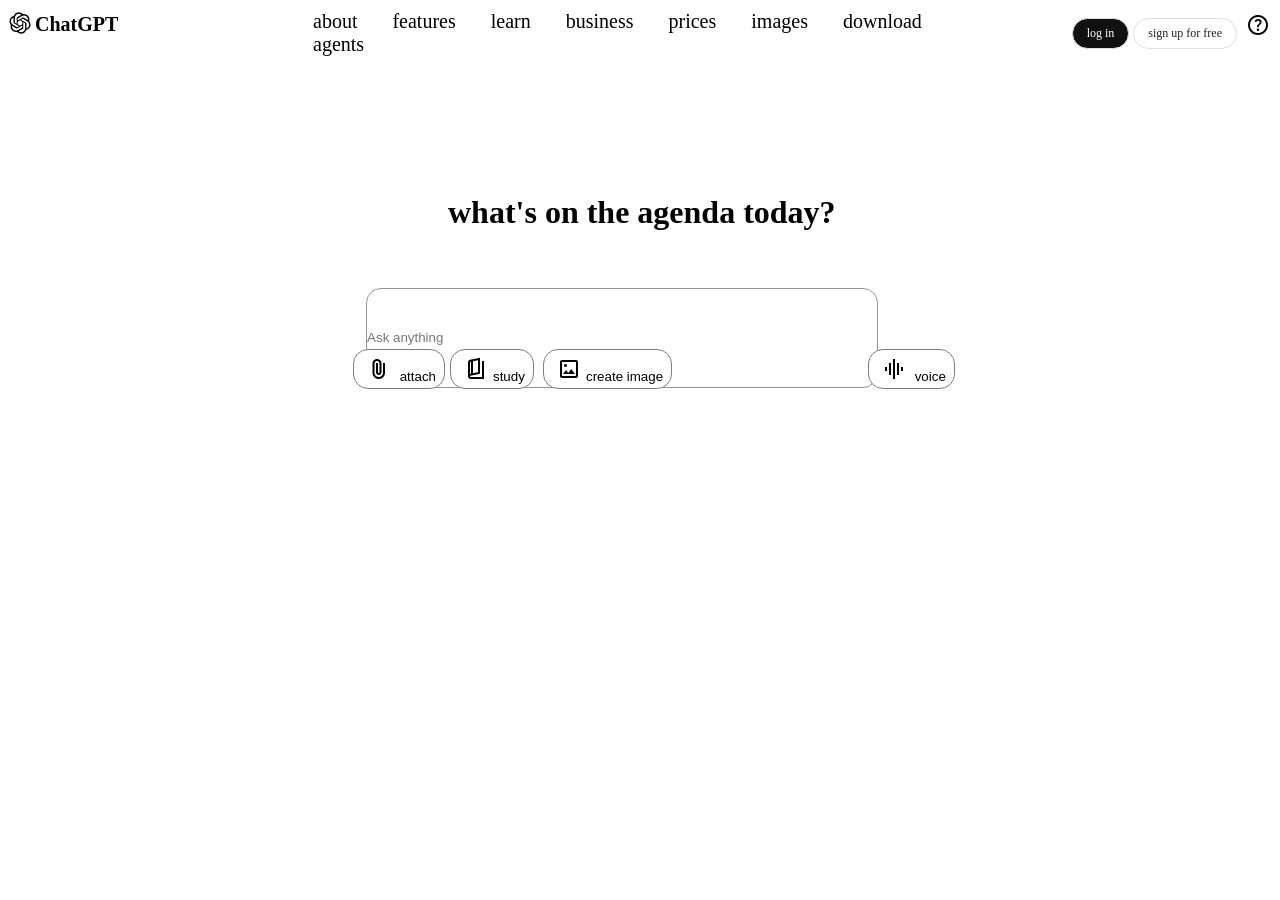
<file: index.html>
<!DOCTYPE html>
<html lang="en">

<head>
    <meta charset="UTF-8">
    <meta name="viewport" content="width=device-width, initial-scale=1.0">
    <title>main</title>

    <link rel="stylesheet" href="index.css" />
    <link rel="stylesheet"
        href="https://fonts.googleapis.com/css2?family=Material+Symbols+Outlined:opsz,wght,FILL,GRAD@24,400,0,0&icon_names=help,graphic_eq,attach_file,book_5,imagesmode" />


</head>

<body>
    <header>
        <nav id="menu">
            <ul>
                <li class="menu-li">about</li>
                <li class="menu-li">features</li>
                <li class="menu-li">learn</li>
                <li class="menu-li">business</li>
                <li class="menu-li">prices</li>
                <li class="menu-li"><a href="images.html">images</a></li>
                <li class="menu-li">download</li>
                <li class="menu-li"><a href="agent.html">agents</a></li>

            </ul>

        </nav>
        <div class="right-side">
            <button id="log-in">log in</button>
            <button id="sign-up">sign up for free</button>
            <span class="material-symbols-outlined">
                help
            </span>
        </div>
        <div id="left-side">
            <h3>ChatGPT</h3>
            <svg id="chat-icon" xmlns="http://www.w3.org/2000/svg" shape-rendering="geometricPrecision"
                text-rendering="geometricPrecision" image-rendering="optimizeQuality" fill-rule="evenodd"
                clip-rule="evenodd" viewBox="0 0 512 509.639">
                <path fill="#fff"
                    d="M115.612 0h280.775C459.974 0 512 52.026 512 115.612v278.415c0 63.587-52.026 115.613-115.613 115.613H115.612C52.026 509.64 0 457.614 0 394.027V115.612C0 52.026 52.026 0 115.612 0z" />
                <path fill-rule="nonzero"
                    d="M412.037 221.764a90.834 90.834 0 004.648-28.67 90.79 90.79 0 00-12.443-45.87c-16.37-28.496-46.738-46.089-79.605-46.089-6.466 0-12.943.683-19.264 2.04a90.765 90.765 0 00-67.881-30.515h-.576c-.059.002-.149.002-.216.002-39.807 0-75.108 25.686-87.346 63.554-25.626 5.239-47.748 21.31-60.682 44.03a91.873 91.873 0 00-12.407 46.077 91.833 91.833 0 0023.694 61.553 90.802 90.802 0 00-4.649 28.67 90.804 90.804 0 0012.442 45.87c16.369 28.504 46.74 46.087 79.61 46.087a91.81 91.81 0 0019.253-2.04 90.783 90.783 0 0067.887 30.516h.576l.234-.001c39.829 0 75.119-25.686 87.357-63.588 25.626-5.242 47.748-21.312 60.682-44.033a91.718 91.718 0 0012.383-46.035 91.83 91.83 0 00-23.693-61.553l-.004-.005zM275.102 413.161h-.094a68.146 68.146 0 01-43.611-15.8 56.936 56.936 0 002.155-1.221l72.54-41.901a11.799 11.799 0 005.962-10.251V241.651l30.661 17.704c.326.163.55.479.596.84v84.693c-.042 37.653-30.554 68.198-68.21 68.273h.001zm-146.689-62.649a68.128 68.128 0 01-9.152-34.085c0-3.904.341-7.817 1.005-11.663.539.323 1.48.897 2.155 1.285l72.54 41.901a11.832 11.832 0 0011.918-.002l88.563-51.137v35.408a1.1 1.1 0 01-.438.94l-73.33 42.339a68.43 68.43 0 01-34.11 9.12 68.359 68.359 0 01-59.15-34.11l-.001.004zm-19.083-158.36a68.044 68.044 0 0135.538-29.934c0 .625-.036 1.731-.036 2.5v83.801l-.001.07a11.79 11.79 0 005.954 10.242l88.564 51.13-30.661 17.704a1.096 1.096 0 01-1.034.093l-73.337-42.375a68.36 68.36 0 01-34.095-59.143 68.412 68.412 0 019.112-34.085l-.004-.003zm251.907 58.621l-88.563-51.137 30.661-17.697a1.097 1.097 0 011.034-.094l73.337 42.339c21.109 12.195 34.132 34.746 34.132 59.132 0 28.604-17.849 54.199-44.686 64.078v-86.308c.004-.032.004-.065.004-.096 0-4.219-2.261-8.119-5.919-10.217zm30.518-45.93c-.539-.331-1.48-.898-2.155-1.286l-72.54-41.901a11.842 11.842 0 00-5.958-1.611c-2.092 0-4.15.558-5.957 1.611l-88.564 51.137v-35.408l-.001-.061a1.1 1.1 0 01.44-.88l73.33-42.303a68.301 68.301 0 0134.108-9.129c37.704 0 68.281 30.577 68.281 68.281a68.69 68.69 0 01-.984 11.545v.005zm-191.843 63.109l-30.668-17.704a1.09 1.09 0 01-.596-.84v-84.692c.016-37.685 30.593-68.236 68.281-68.236a68.332 68.332 0 0143.689 15.804 63.09 63.09 0 00-2.155 1.222l-72.54 41.9a11.794 11.794 0 00-5.961 10.248v.068l-.05 102.23zm16.655-35.91l39.445-22.782 39.444 22.767v45.55l-39.444 22.767-39.445-22.767v-45.535z" />
            </svg>
        </div>
    </header>
    <main id="center-area">
        <h1>what's on the agenda today?</h1>
        <form>
            <div id="field-text-container">
                <label for="input-text"></label>
                <input placeholder="Ask anything" type="text" id="input-text" name="input-text">
                <button class="btn btn1"> <span class="material-symbols-outlined">
                        graphic_eq
                    </span> voice </button>
                <button class="btn btn2"><span class="material-symbols-outlined">
                        attach_file
                    </span> attach</button>
                <button class="btn btn3"> <span class="material-symbols-outlined">
                        book_5
                    </span>study</button>
                <button class="btn btn4"><span class="material-symbols-outlined">
                        imagesmode
                    </span>create image</button>
            </div>
        </form>
    </main>
</body>

</html>
</file>
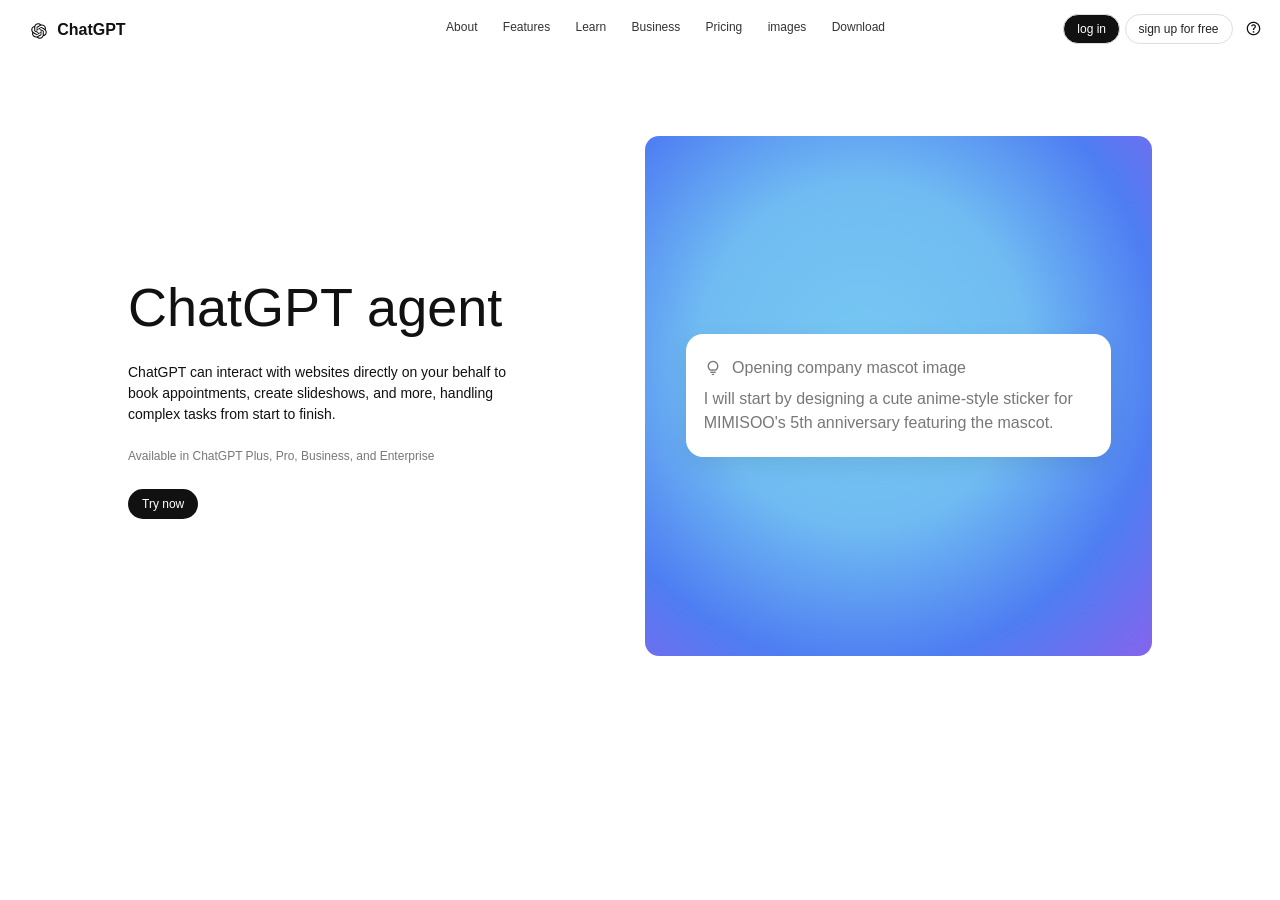
<file: agent.html>
<!DOCTYPE html>
<html lang="en">
<head>
    <meta charset="UTF-8">
    <meta name="viewport" content="width=device-width, initial-scale=1.0">
    <link rel="stylesheet" href="agent.css">
    <link rel="stylesheet"
        href="https://fonts.googleapis.com/css2?family=Material+Symbols+Outlined:opsz,wght,FILL,GRAD@24,400,0,0&icon_names=help,lightbulb" />

    <title>agent</title>
</head>
<body>
     <header>
        <nav id="menu">
            <ul>
                <li class="menu-li"><a href="#">About</a></li>
                <li class="menu-li"><a href="#">Features</a></li>
                <li class="menu-li"><a href="#">Learn</a></li>
                <li class="menu-li"><a href="#">Business</a></li>
                <li class="menu-li"><a href="#">Pricing</a></li>
                <li class="menu-li"><a href="images.html">images</a></li>
                <li class="menu-li"><a href="#">Download</a></li>
            </ul>

        </nav>
        <div class="right-side">
            <button id="log-in">log in</button>
            <button id="sign-up">sign up for free</button>
            <span class="material-symbols-outlined">
                help
            </span>
        </div>
        <div id="left-side">
            <h3>ChatGPT</h3>
            <svg id="chat-icon" xmlns="http://www.w3.org/2000/svg" shape-rendering="geometricPrecision"
                text-rendering="geometricPrecision" image-rendering="optimizeQuality" fill-rule="evenodd"
                clip-rule="evenodd" viewBox="0 0 512 509.639">
                <path fill="#fff"
                    d="M115.612 0h280.775C459.974 0 512 52.026 512 115.612v278.415c0 63.587-52.026 115.613-115.613 115.613H115.612C52.026 509.64 0 457.614 0 394.027V115.612C0 52.026 52.026 0 115.612 0z" />
                <path fill-rule="nonzero"
                    d="M412.037 221.764a90.834 90.834 0 004.648-28.67 90.79 90.79 0 00-12.443-45.87c-16.37-28.496-46.738-46.089-79.605-46.089-6.466 0-12.943.683-19.264 2.04a90.765 90.765 0 00-67.881-30.515h-.576c-.059.002-.149.002-.216.002-39.807 0-75.108 25.686-87.346 63.554-25.626 5.239-47.748 21.31-60.682 44.03a91.873 91.873 0 00-12.407 46.077 91.833 91.833 0 0023.694 61.553 90.802 90.802 0 00-4.649 28.67 90.804 90.804 0 0012.442 45.87c16.369 28.504 46.74 46.087 79.61 46.087a91.81 91.81 0 0019.253-2.04 90.783 90.783 0 0067.887 30.516h.576l.234-.001c39.829 0 75.119-25.686 87.357-63.588 25.626-5.242 47.748-21.312 60.682-44.033a91.718 91.718 0 0012.383-46.035 91.83 91.83 0 00-23.693-61.553l-.004-.005zM275.102 413.161h-.094a68.146 68.146 0 01-43.611-15.8 56.936 56.936 0 002.155-1.221l72.54-41.901a11.799 11.799 0 005.962-10.251V241.651l30.661 17.704c.326.163.55.479.596.84v84.693c-.042 37.653-30.554 68.198-68.21 68.273h.001zm-146.689-62.649a68.128 68.128 0 01-9.152-34.085c0-3.904.341-7.817 1.005-11.663.539.323 1.48.897 2.155 1.285l72.54 41.901a11.832 11.832 0 0011.918-.002l88.563-51.137v35.408a1.1 1.1 0 01-.438.94l-73.33 42.339a68.43 68.43 0 01-34.11 9.12 68.359 68.359 0 01-59.15-34.11l-.001.004zm-19.083-158.36a68.044 68.044 0 0135.538-29.934c0 .625-.036 1.731-.036 2.5v83.801l-.001.07a11.79 11.79 0 005.954 10.242l88.564 51.13-30.661 17.704a1.096 1.096 0 01-1.034.093l-73.337-42.375a68.36 68.36 0 01-34.095-59.143 68.412 68.412 0 019.112-34.085l-.004-.003zm251.907 58.621l-88.563-51.137 30.661-17.697a1.097 1.097 0 011.034-.094l73.337 42.339c21.109 12.195 34.132 34.746 34.132 59.132 0 28.604-17.849 54.199-44.686 64.078v-86.308c.004-.032.004-.065.004-.096 0-4.219-2.261-8.119-5.919-10.217zm30.518-45.93c-.539-.331-1.48-.898-2.155-1.286l-72.54-41.901a11.842 11.842 0 00-5.958-1.611c-2.092 0-4.15.558-5.957 1.611l-88.564 51.137v-35.408l-.001-.061a1.1 1.1 0 01.44-.88l73.33-42.303a68.301 68.301 0 0134.108-9.129c37.704 0 68.281 30.577 68.281 68.281a68.69 68.69 0 01-.984 11.545v.005zm-191.843 63.109l-30.668-17.704a1.09 1.09 0 01-.596-.84v-84.692c.016-37.685 30.593-68.236 68.281-68.236a68.332 68.332 0 0143.689 15.804 63.09 63.09 0 00-2.155 1.222l-72.54 41.9a11.794 11.794 0 00-5.961 10.248v.068l-.05 102.23zm16.655-35.91l39.445-22.782 39.444 22.767v45.55l-39.444 22.767-39.445-22.767v-45.535z" />
            </svg>
        </div>
    </header>
    <main class="hero">
        <section class="intro" aria-labelledby="hero-title">
            <h1 id="hero-title">ChatGPT agent</h1>
            <p>ChatGPT can interact with websites directly on your behalf to book appointments, create slideshows, and more, handling complex tasks from start to finish.</p>
            <p class="availability">Available in ChatGPT Plus, Pro, Business, and Enterprise</p>
            <a class="try" href="index.html">Try now</a>
        </section>
        <aside class="demo" aria-label="Example of ChatGPT agent">
            <article class="note">
                <p class="note-title">
                    <span class="material-symbols-outlined" aria-hidden="true">lightbulb</span>
                    Opening company mascot image
                </p>
                <p>I will start by designing a cute anime-style sticker for MIMISOO's 5th anniversary featuring the mascot.</p>
            </article>
        </aside>
    </main>
</body>
</html>
</file>
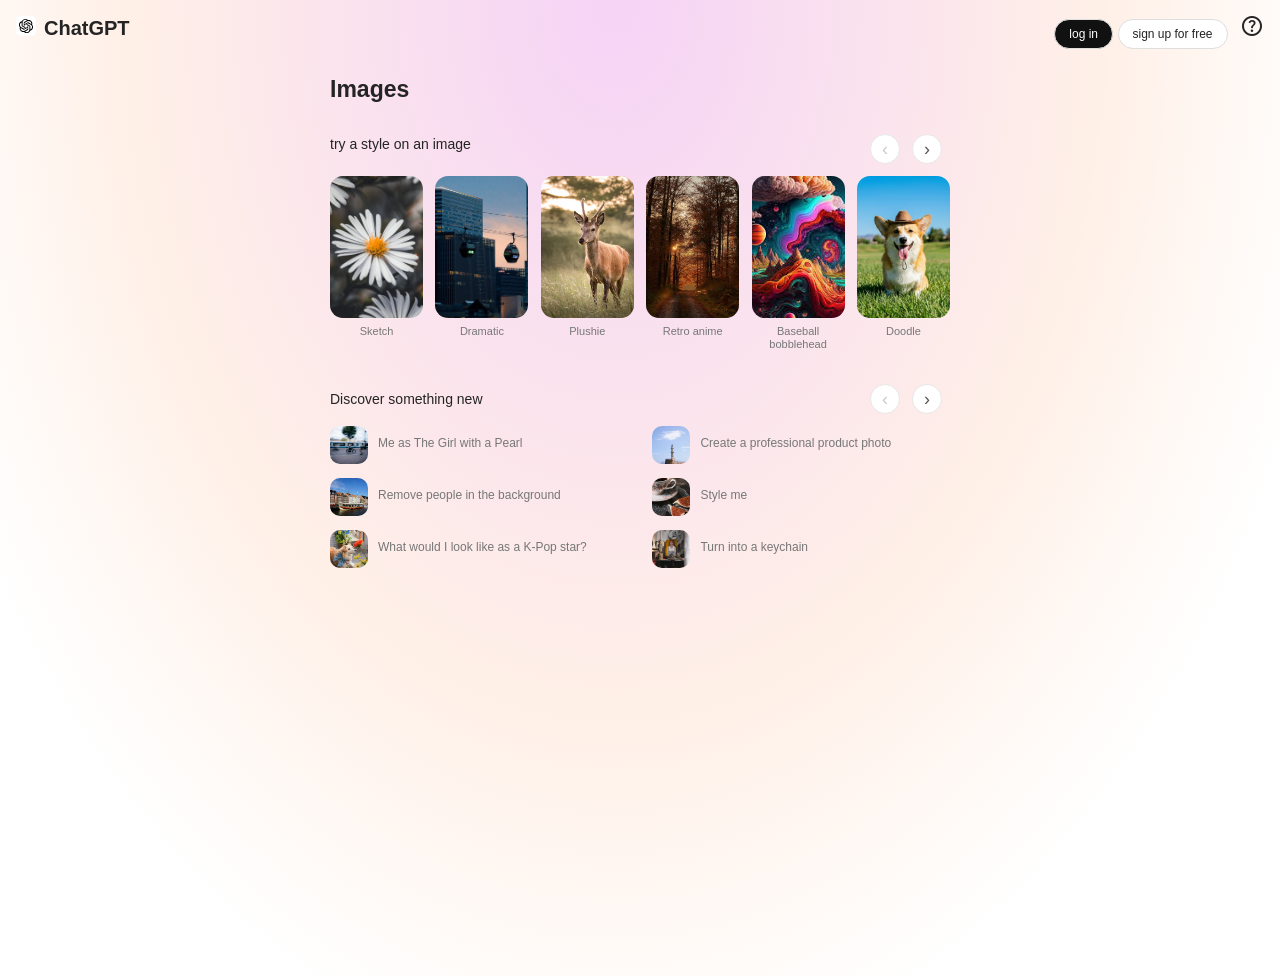
<file: images.html>
<!DOCTYPE html>
<html lang="en">

<head>
    <meta charset="UTF-8">
    <meta name="viewport" content="width=device-width, initial-scale=1.0">
    <title>images</title>
    <link rel="stylesheet" href="images.css">
    <link rel="stylesheet"
        href="https://fonts.googleapis.com/css2?family=Material+Symbols+Outlined:opsz,wght,FILL,GRAD@24,400,0,0&icon_names=help" />
</head>

<body>
    <header>

        <div class="right-side">
            <button id="log-in">log in</button>
            <button id="sign-up">sign up for free</button>
            <span class="material-symbols-outlined">
                help
            </span>
        </div>
        <a href=""></a>
        <div id="left-side">
            <h3>ChatGPT</h3>
            <a href="index.html"> <svg id="chat-icon" xmlns="http://www.w3.org/2000/svg"
                    shape-rendering="geometricPrecision" text-rendering="geometricPrecision"
                    image-rendering="optimizeQuality" fill-rule="evenodd" clip-rule="evenodd" viewBox="0 0 512 509.639">
                    <path fill="#fff"
                        d="M115.612 0h280.775C459.974 0 512 52.026 512 115.612v278.415c0 63.587-52.026 115.613-115.613 115.613H115.612C52.026 509.64 0 457.614 0 394.027V115.612C0 52.026 52.026 0 115.612 0z" />
                    <path fill-rule="nonzero"
                        d="M412.037 221.764a90.834 90.834 0 004.648-28.67 90.79 90.79 0 00-12.443-45.87c-16.37-28.496-46.738-46.089-79.605-46.089-6.466 0-12.943.683-19.264 2.04a90.765 90.765 0 00-67.881-30.515h-.576c-.059.002-.149.002-.216.002-39.807 0-75.108 25.686-87.346 63.554-25.626 5.239-47.748 21.31-60.682 44.03a91.873 91.873 0 00-12.407 46.077 91.833 91.833 0 0023.694 61.553 90.802 90.802 0 00-4.649 28.67 90.804 90.804 0 0012.442 45.87c16.369 28.504 46.74 46.087 79.61 46.087a91.81 91.81 0 0019.253-2.04 90.783 90.783 0 0067.887 30.516h.576l.234-.001c39.829 0 75.119-25.686 87.357-63.588 25.626-5.242 47.748-21.312 60.682-44.033a91.718 91.718 0 0012.383-46.035 91.83 91.83 0 00-23.693-61.553l-.004-.005zM275.102 413.161h-.094a68.146 68.146 0 01-43.611-15.8 56.936 56.936 0 002.155-1.221l72.54-41.901a11.799 11.799 0 005.962-10.251V241.651l30.661 17.704c.326.163.55.479.596.84v84.693c-.042 37.653-30.554 68.198-68.21 68.273h.001zm-146.689-62.649a68.128 68.128 0 01-9.152-34.085c0-3.904.341-7.817 1.005-11.663.539.323 1.48.897 2.155 1.285l72.54 41.901a11.832 11.832 0 0011.918-.002l88.563-51.137v35.408a1.1 1.1 0 01-.438.94l-73.33 42.339a68.43 68.43 0 01-34.11 9.12 68.359 68.359 0 01-59.15-34.11l-.001.004zm-19.083-158.36a68.044 68.044 0 0135.538-29.934c0 .625-.036 1.731-.036 2.5v83.801l-.001.07a11.79 11.79 0 005.954 10.242l88.564 51.13-30.661 17.704a1.096 1.096 0 01-1.034.093l-73.337-42.375a68.36 68.36 0 01-34.095-59.143 68.412 68.412 0 019.112-34.085l-.004-.003zm251.907 58.621l-88.563-51.137 30.661-17.697a1.097 1.097 0 011.034-.094l73.337 42.339c21.109 12.195 34.132 34.746 34.132 59.132 0 28.604-17.849 54.199-44.686 64.078v-86.308c.004-.032.004-.065.004-.096 0-4.219-2.261-8.119-5.919-10.217zm30.518-45.93c-.539-.331-1.48-.898-2.155-1.286l-72.54-41.901a11.842 11.842 0 00-5.958-1.611c-2.092 0-4.15.558-5.957 1.611l-88.564 51.137v-35.408l-.001-.061a1.1 1.1 0 01.44-.88l73.33-42.303a68.301 68.301 0 0134.108-9.129c37.704 0 68.281 30.577 68.281 68.281a68.69 68.69 0 01-.984 11.545v.005zm-191.843 63.109l-30.668-17.704a1.09 1.09 0 01-.596-.84v-84.692c.016-37.685 30.593-68.236 68.281-68.236a68.332 68.332 0 0143.689 15.804 63.09 63.09 0 00-2.155 1.222l-72.54 41.9a11.794 11.794 0 00-5.961 10.248v.068l-.05 102.23zm16.655-35.91l39.445-22.782 39.444 22.767v45.55l-39.444 22.767-39.445-22.767v-45.535z" />
                </svg></a>
        </div>
    </header>
    <main>
        <section>
            <h1>
                Images
            </h1>
            <p>try a style on an image</p>
            <div id="big-img">
                <figure class="style-one">
                    <img class="pics" src="./pictures/molnarszabolcserdely-aster-10494439_1920.jpg" alt="Painting in an artist's studio">
                    <figcaption>Sketch</figcaption>
                </figure>
                <figure class="style-two">
                    <img class="pics" src="./pictures/r-q-yokohama-9593229_1920.jpg" alt="Harbor with boats and buildings">
                    <figcaption>Dramatic</figcaption>
                </figure>
                <figure class="style-three">
                    <img class="pics" src="./pictures/studiofriluma-red-deer-10500437_1920.jpg" alt="Deer in a forest">
                    <figcaption>Plushie</figcaption>
                </figure>
                <figure class="style-four">
                    <img class="pics" src="./pictures/wolfgang_hasselmann-forest-10458298_1920.jpg" alt="Forest landscape">
                    <figcaption>Retro anime</figcaption>
                </figure>
                <figure class="style-five">
                    <img class="pics" src="./pictures/pix.jpg" alt="Colorful abstract image">
                    <figcaption>Baseball bobblehead</figcaption>
                </figure>
                <figure class="style-six">
                    <img class="pics" src="./pictures/dog.avif" alt="Dog among flowers">
                    <figcaption>Doodle</figcaption>
                </figure>
                <button class="arrow previous" type="button" aria-label="Previous">‹</button>
                <button class="arrow next" type="button" aria-label="Next">›</button>
            </div>
            <h2>Discover something new</h2>
            <div id="small-img">
                <figure class="idea-one">
                    <img class="s-pics" src="./pictures/6.jpg" alt="">
                    <figcaption>Me as The Girl with a Pearl</figcaption>
                </figure>
                <figure class="idea-two">
                    <img class="s-pics" src="./pictures/5.jpg" alt="">
                    <figcaption>Create a professional product photo</figcaption>
                </figure>
                <figure class="idea-three">
                    <img class="s-pics" src="./pictures/4.jpg" alt="">
                    <figcaption>Remove people in the background</figcaption>
                </figure>
                <figure class="idea-four">
                    <img class="s-pics" src="./pictures/3.jpg" alt="">
                    <figcaption>Style me</figcaption>
                </figure>
                <figure class="idea-five">
                    <img class="s-pics" src="./pictures/2.jpg" alt="">
                    <figcaption>What would I look like as a K-Pop star?</figcaption>
                </figure>
                <figure class="idea-six">
                    <img class="s-pics" src="./pictures/1.jpg" alt="">
                    <figcaption>Turn into a keychain</figcaption>
                </figure>
                <button class="arrow previous" type="button" aria-label="Previous">‹</button>
                <button class="arrow next" type="button" aria-label="Next">›</button>
            </div>
        </section>

    </main>
</body>

</html>
</file>
<file: index.css>
* {
    box-sizing: border-box;
    margin: 0;
    padding: 0;
}
body {
    width: 100%;
    height: 100%;
    font: inherit;
    overflow-x: hidden;
} 


/* header {
    display: inline-block;
    position: relative;
    top: 2%;
    right: 0;
    width: 95%;
    margin: auto;
} */

#menu {
    font-size: 20px;
    padding: 10px;
    position: relative;
    width: 55%;
    margin: auto;
    
}

.menu-li {
    list-style: none;
    display: inline-block;
    margin: 0 15px;
}

ul a {
    text-decoration: none;
    color: black;
}

#log-in,
#sign-up {
    border: 1px solid #dedede;
    border-radius: 20px;
    padding: 7px 14px;
    font: inherit;
    font-size: 12px;
}
#log-in {
    background-color: #111;
    color: white;
}

#sign-up {
    background-color: white;
    color: #222;
}
.right-side {
    position: absolute;
    top: 8px;
    right: 5px;
}
#chat-icon {
    width: 30px;
    height: 30px;
}


#left-side {
    position: absolute;
    top: 8px;
    left: 5px;
    /* margin-left:2%; */
} 

#left-side h3 {
    position: absolute;
    left: 30px;
    top: 5px;
    font-size: 20px;
}

#left-side svg {
    font-size: 25px;
}  

#center-area{
    width: 80%;
    margin-top: 10%;
    position: relative;
    left: 35%;
}

#input-text{
    border: 1px solid rgb(155, 144, 144);
    border-radius: 15px;
    width: 50%;
    height: 100px;
    margin-top: 3%;
    position: absolute;
    top: 30%;
    right: 58%;

}
.material-symbols-outlined{
    padding: 5px;

}

.btn{
    border: 1px solid rgb(132, 123, 123);
    border-radius: 15px;
    background-color: white;
    padding:2px 8px;
     position: absolute;
    top: 118px;
   
}

.btn2 {
    left: -95px;
}

.btn3 {
    left: 2px;
}

.btn4 {
    left: 95px;
}

.btn1 {
    left: 420px;
}
#field-text-container {
    position: relative;
    width: 100%;
    height: 86px;
}
</file>
<file: agent.css>
* {
    box-sizing: border-box;
    margin: 0;
    padding: 0;
}

body {
    min-height: 100vh;
    overflow-x: hidden;
    color: #111;
    background: #fff;
    font-family: Arial, Helvetica, sans-serif;
}

header {
    position: relative;
    height: 64px;
}

#menu {
    position: absolute;
    top: 20px;
    left: 28%;
    width: 48%;
    text-align: center;
    font-size: 12px;
}

.menu-li {
    display: inline-block;
    margin: 0 11px;
    list-style: none;
}

.menu-li a {
    color: #333;
    text-decoration: none;
}

.right-side {
    position: absolute;
    top: 14px;
    right: 18px;
}

#log-in,
#sign-up {
    padding: 7px 13px;
    border: 1px solid #dedede;
    border-radius: 20px;
    font-size: 12px;
}

#log-in {
    background: #111;
    color: #fff;
}

#sign-up {
    background: #fff;
    color: #222;
}

.right-side .material-symbols-outlined {
    margin-left: 8px;
    font-size: 17px;
    vertical-align: middle;
}

#left-side {
    position: absolute;
    top: 20px;
    left: 2.2%;
}

#chat-icon {
    width: 22px;
    height: 22px;
}

#left-side h3 {
    position: absolute;
    top: 1px;
    left: 29px;
    font-size: 16px;
    white-space: nowrap;
}

.hero {
    position: relative;
    width: 80%;
    max-width: 1050px;
    height: 590px;
    margin: 72px auto 0;
}

.intro {
    position: absolute;
    top: 140px;
    left: 0;
    width: 46%;
}

.intro h1 {
    margin-bottom: 24px;
    font-size: 54px;
    font-weight: 500;
}

.intro p {
    max-width: 410px;
    font-size: 14px;
    line-height: 1.5;
}

.intro .availability {
    margin-top: 22px;
    color: #777;
    font-size: 12px;
}

.try {
    display: inline-block;
    margin-top: 24px;
    padding: 8px 14px;
    border-radius: 20px;
    background: #111;
    color: #fff;
    font-size: 12px;
    text-decoration: none;
}

.demo {
    position: absolute;
    top: 0;
    right: 0;
    width: 49.5%;
    height: 520px;
    border-radius: 14px;
    background: radial-gradient(ellipse at 43% 42%, #76c7f3 0%, #70bcf2 40%, #4e7df2 73%, #8664ed 100%);
}

.note {
    position: absolute;
    top: 38%;
    left: 8%;
    width: 84%;
    padding: 22px 18px;
    border-radius: 17px;
    background: #fff;
    box-shadow: 0 8px 24px rgb(0 0 0 / 8%);
    color: #777;
    font-size: 16px;
    line-height: 1.5;
}

.note-title {
    margin-bottom: 7px;
    color: #777;
}

.note-title .material-symbols-outlined {
    margin-right: 6px;
    font-size: 18px;
    vertical-align: middle;
}
</file>
<file: images.css>
* {
    box-sizing: border-box;
    margin: 0;
    padding: 0;
}

body {
    min-height: 100vh;
    font-family: 'Trebuchet MS', 'Lucida Sans Unicode', 'Lucida Grande', 'Lucida Sans', Arial, sans-serif;
    overflow-x: hidden;
    color: #242424;
    background: radial-gradient(ellipse at 48% 0%, #f5d3f6 0%, #fff0e7 52%, #fff 78%);
}

#log-in,
#sign-up {
    border: 1px solid #dedede;
    border-radius: 20px;
    padding: 7px 14px;
    font: inherit;
    font-size: 12px;
}

#log-in {
    background-color: #111;
    color: white;
}

#sign-up {
    background-color: white;
    color: #222;
}

.right-side {
    position: absolute;
    top: 14px;
    right: 16px;
}

.right-side .material-symbols-outlined {
    margin-left: 8px;
}

#chat-icon {
    width: 20px;
    height: 20px;
}

#left-side {
    position: absolute;
    top: 16px;
    left: 16px;
}

#left-side h3 {
    position: absolute;
    top: 1px;
    left: 28px;
    width: 120px;
    font-size: 20px;
    font-weight: bold;
}



main {
 width: 90%;
    max-width: 620px;
    margin: 76px auto 40px;}

section {
    position: relative;
    height: 510px;
}

section h1 {
    position: absolute;
    top: 0;
    left: 0;
    font-size: 23px;
}

section p {
    position: absolute;
    top: 60px;
    left: 0;
    font-size: 14px;
}

#big-img {
    position: absolute;
    top: 100px;
    left: 0;
    width: 100%;
    height: 180px;
}

#big-img figure {
    position: absolute;
    top: 0;
    width: 15%;
    text-align: center;
}

#big-img .style-one {
    left: 0;
}

#big-img .style-two {
    left: 17%;
}

#big-img .style-three {
    left: 34%;
}

#big-img .style-four {
    left: 51%;
}

#big-img .style-five {
    left: 68%;
}

#big-img .style-six {
    left: 85%;
}

.pics {
    display: block;
    width: 100%;
    height: 142px;
    border-radius: 13px;
    object-fit: cover;
}

#big-img figcaption {
    position: static;
    margin-top: 7px;
    color: #777;
    font-size: 11px;
    line-height: 1.2;
}

.arrow {
    position: absolute;
    top: -42px;
    width: 30px;
    height: 30px;
    border: 1px solid #e7e7e7;
    border-radius: 50%;
    background: #fff;
    color: #555;
    font-size: 18px;
    line-height: 28px;
    text-align: center;
}

.previous {
    right: 50px;
    color: #c9c9c9;
}

.next {
    right: 8px;
}

section h2 {
    position: absolute;
    top: 315px;
    left: 0;
    font-size: 14px;
    font-weight: 500;
}

#small-img {
    position: absolute;
    top: 350px;
    left: 0;
    width: 100%;
    height: 145px;
}

#small-img figure {
    position: absolute;
    width: 48%;
    height: 40px;
}

#small-img .idea-one {
    top: 0;
    left: 0;
}

#small-img .idea-two {
    top: 0;
    left: 52%;
}

#small-img .idea-three {
    top: 52px;
    left: 0;
}

#small-img .idea-four {
    top: 52px;
    left: 52%;
}

#small-img .idea-five {
    top: 104px;
    left: 0;
}

#small-img .idea-six {
    top: 104px;
    left: 52%;
}

.s-pics {
    position: absolute;
    top: 0;
    left: 0;
    width: 38px;
    height: 38px;
    border-radius: 10px;
    object-fit: cover;
}

#small-img figcaption {
    position: absolute;
    top: 10px;
    left: 48px;
    color: #777;
    font-size: 12px;
    line-height: 1.3;
}
</file>
